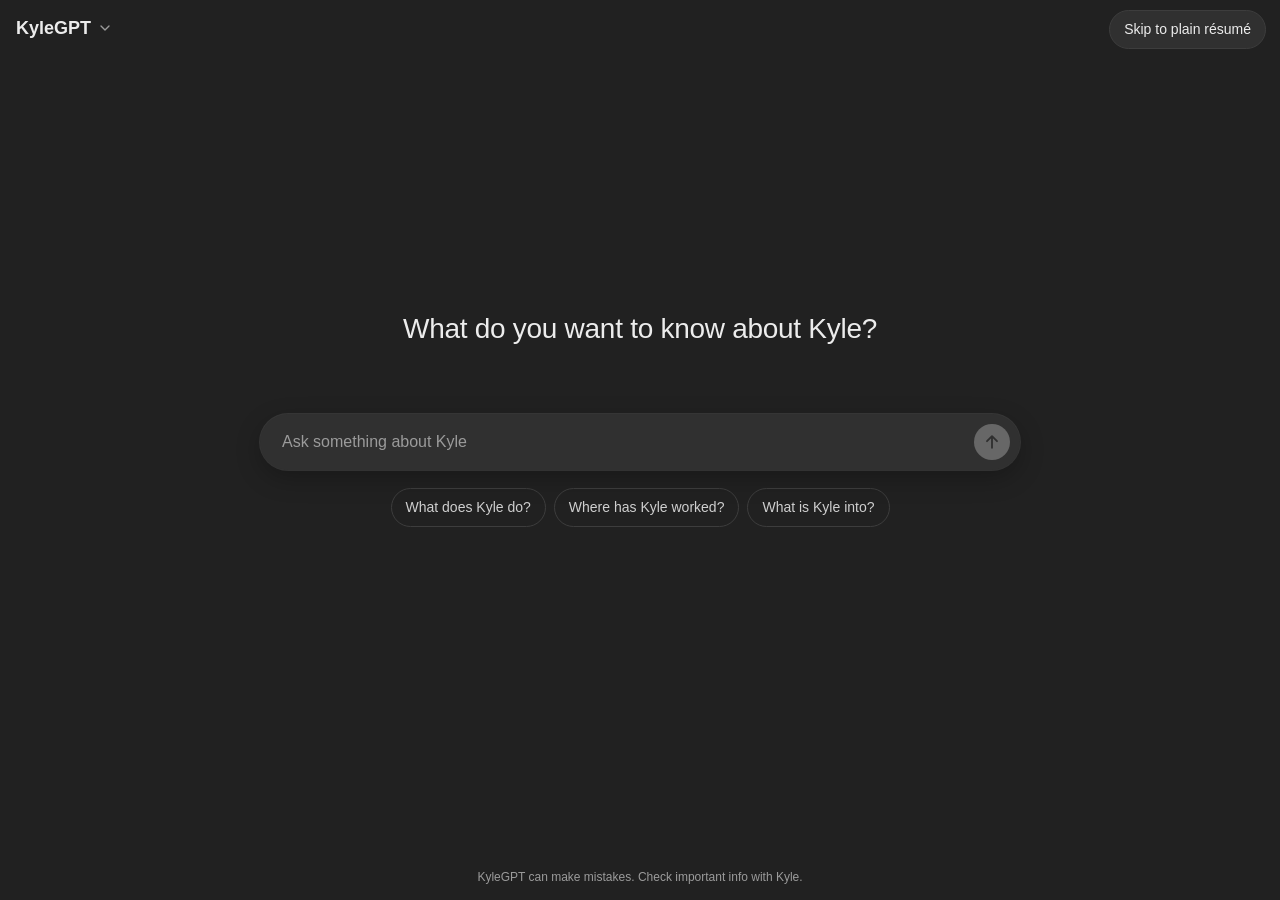
<file: index.html>
<!doctype html>
<html lang="en">
<head>
  <meta charset="utf-8">
  <meta name="viewport" content="width=device-width, initial-scale=1, viewport-fit=cover">
  <title>KyleGPT</title>
  <meta name="description" content="Kyle's personal site. Ask something about Kyle, or skip straight to the plain résumé.">
  <meta name="theme-color" content="#212121">
  <script>
    // Old links to the plain page (/?view=page) still work.
    if (new URLSearchParams(location.search).get('view') === 'page') location.replace('resume/' + location.hash);
  </script>
  <link rel="stylesheet" href="kylegpt/style.css">
</head>
<body>
  <a class="skip-pill" href="resume/">Skip to plain résumé</a>

  <div class="app" id="app">
    <main class="main">
      <header class="topbar">
        <span class="model">KyleGPT
          <svg viewBox="0 0 24 24" width="16" height="16" aria-hidden="true"><path fill="none" stroke="currentColor" stroke-width="2" stroke-linecap="round" stroke-linejoin="round" d="M6 9l6 6 6-6"/></svg>
        </span>
      </header>

      <div class="center">
        <h1 class="greet">What do you want to know about Kyle?</h1>

        <form class="composer-wrap" id="composer-wrap" autocomplete="off">
          <label class="sr-only" for="prompt">Ask something about Kyle</label>
          <div class="composer">
            <textarea id="prompt" rows="1" placeholder="Ask something about Kyle" spellcheck="false"></textarea>
            <button class="send" id="send" type="submit" aria-label="Send" disabled>
              <svg viewBox="0 0 24 24" width="20" height="20" aria-hidden="true"><path fill="none" stroke="currentColor" stroke-width="2.2" stroke-linecap="round" stroke-linejoin="round" d="M12 19V5M6 11l6-6 6 6"/></svg>
            </button>
          </div>
        </form>

        <div class="chips" id="chips">
          <button type="button" class="chip">What does Kyle do?</button>
          <button type="button" class="chip">Where has Kyle worked?</button>
          <button type="button" class="chip">What is Kyle into?</button>
        </div>
      </div>

      <p class="disclaimer">KyleGPT can make mistakes. Check important info with Kyle.</p>
    </main>
  </div>

  <canvas id="glass-hole" class="fx" aria-hidden="true"></canvas>
  <canvas id="glass-shards" class="fx" aria-hidden="true"></canvas>
  <canvas id="glass-crack" class="fx" aria-hidden="true"></canvas>

  <!-- Forms out of the rain once the screen is gone (kylegpt/menu.js). -->
  <nav class="rain-menu" id="rain-menu" aria-label="Sections" hidden>
    <p class="rain-head" aria-hidden="true">kyle/</p>
    <a href="resume/#about" data-section="about">about</a>
    <a href="resume/#work" data-section="work">work</a>
    <a href="resume/#interests" data-section="interests">interests</a>
    <a href="resume/">résumé</a>
    <!-- Small and dim in the bottom-right corner; it lights up when found. -->
    <a href="resume/#other" data-section="other" class="rain-egg">other?</a>
  </nav>

  <!-- A section, in a clear column the rain parts around (kylegpt/section.js). -->
  <article class="rain-page" id="rain-page" aria-labelledby="rain-title" hidden>
    <header class="rain-page-head">
      <h1 class="rain-title" id="rain-title" tabindex="-1"><span class="rain-crumb">kyle/</span><span class="rain-name"></span></h1>
      <button type="button" class="rain-back">Back</button>
    </header>
    <div class="rain-page-body"></div>
    <p class="rain-page-foot"><a class="rain-plain" href="resume/">Open this as a plain page</a></p>
  </article>

  <button type="button" class="reset-btn" id="reset" hidden>Put the glass back</button>

  <noscript><p class="noscript">KyleGPT needs JavaScript. <a href="resume/">Read the plain résumé</a> instead.</p></noscript>

  <script src="kylegpt/matrix.js"></script>
  <script src="kylegpt/glass.js"></script>
  <script src="kylegpt/codeword.js"></script>
  <script src="kylegpt/runs.js"></script>
  <script src="kylegpt/section.js"></script>
  <script src="kylegpt/menu.js"></script>
  <script src="kylegpt/main.js"></script>
</body>
</html>
</file>
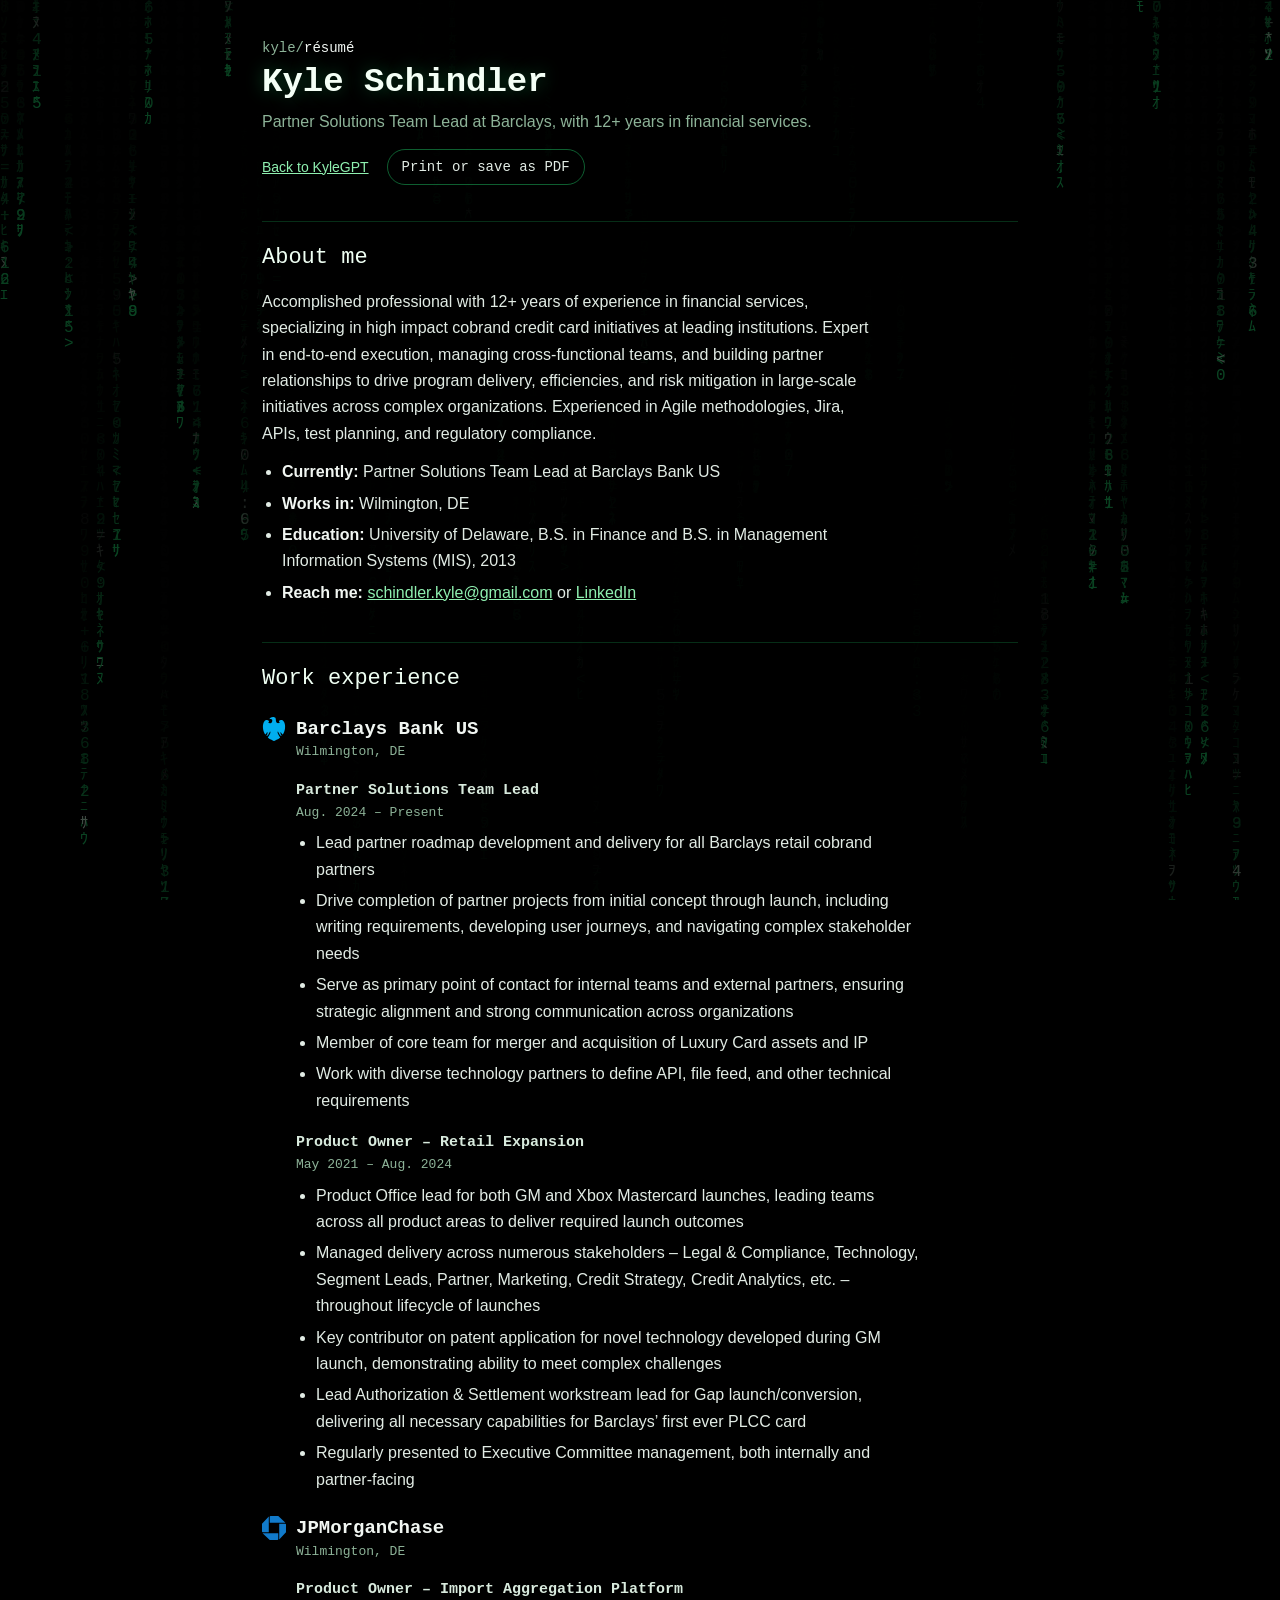
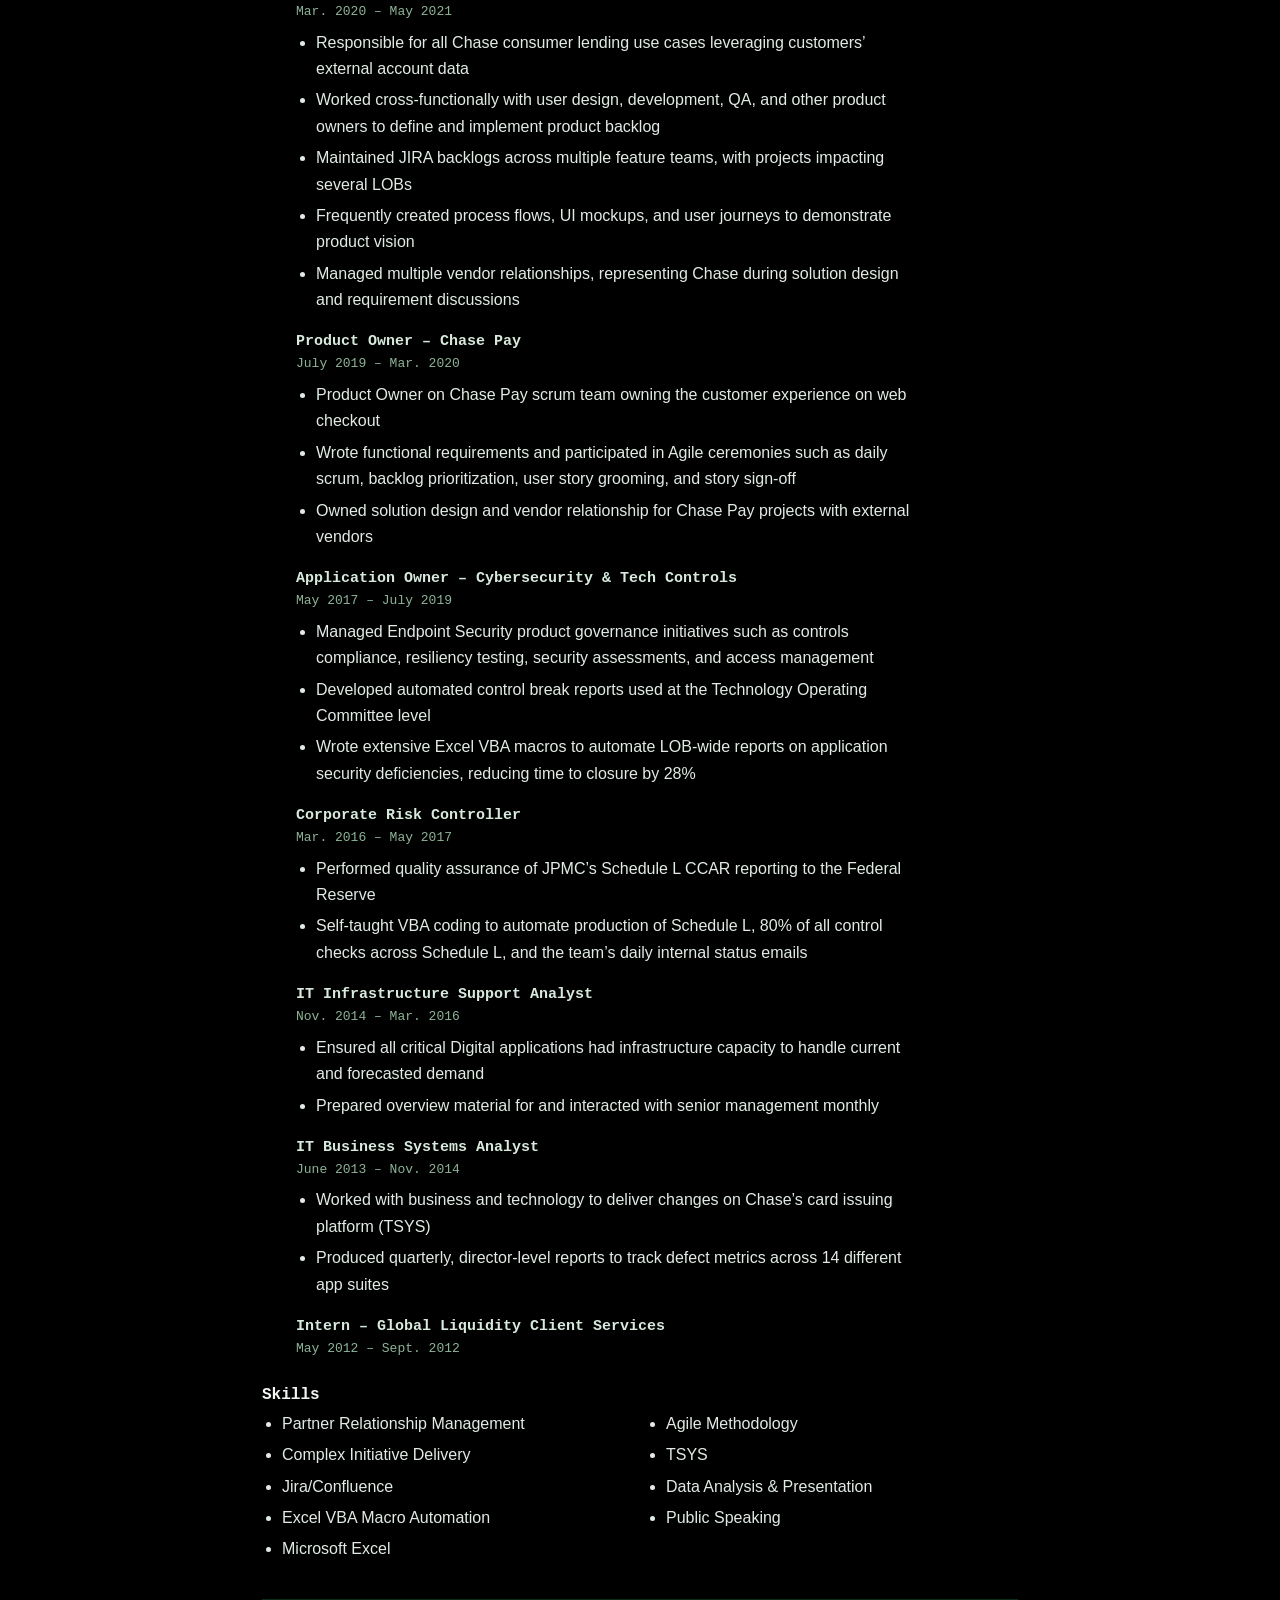
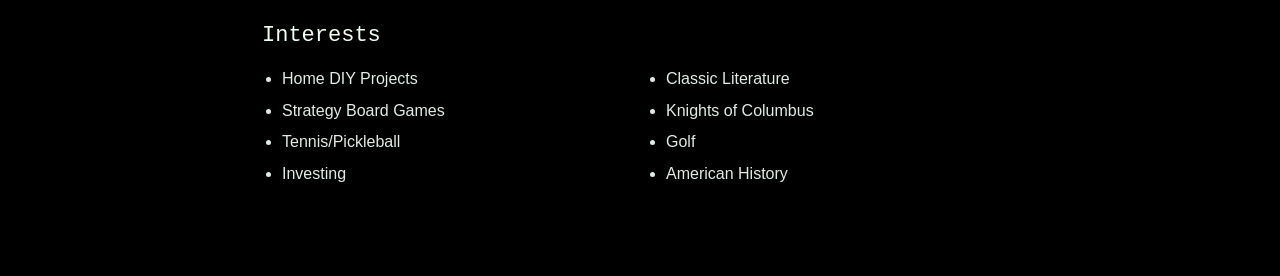
<file: resume/index.html>
<!doctype html>
<html lang="en">
<head>
  <meta charset="utf-8">
  <meta name="viewport" content="width=device-width, initial-scale=1, viewport-fit=cover">
  <title>Kyle Schindler | Résumé</title>
  <meta name="description" content="Kyle Schindler: Partner Solutions Team Lead at Barclays, with 12+ years in financial services.">
  <meta name="theme-color" content="#000000">
  <link rel="stylesheet" href="style.css">
</head>
<body>
  <!--
    The site's content lives here. KyleGPT's sections (../kylegpt/menu.js)
    read each <section data-section="..."> from this page, so edit the text
    here and both views update. "other" is hidden on this page: it's the
    reward for the game behind KyleGPT's "other?".
  -->
  <canvas class="rain" aria-hidden="true"></canvas>
  <main id="content">
    <header class="page-header">
      <p class="crumb"><a href="../">kyle/</a>résumé</p>
      <h1>Kyle Schindler</h1>
      <p class="tagline">Partner Solutions Team Lead at Barclays, with 12+ years in financial services.</p>
      <p class="actions"><a href="../">Back to KyleGPT</a> <button type="button" class="print" hidden>Print or save as PDF</button></p>
    </header>

    <section data-section="about" id="about">
      <h2>About me</h2>
      <p>Accomplished professional with 12+ years of experience in financial services, specializing in high impact cobrand credit card initiatives at leading institutions. Expert in end-to-end execution, managing cross-functional teams, and building partner relationships to drive program delivery, efficiencies, and risk mitigation in large-scale initiatives across complex organizations. Experienced in Agile methodologies, Jira, APIs, test planning, and regulatory compliance.</p>
      <ul>
        <li><strong>Currently:</strong> Partner Solutions Team Lead at Barclays Bank US</li>
        <li><strong>Works in:</strong> Wilmington, DE</li>
        <li><strong>Education:</strong> University of Delaware, B.S. in Finance and B.S. in Management Information Systems (MIS), 2013</li>
        <li><strong>Reach me:</strong> <a href="mailto:schindler.kyle@gmail.com">schindler.kyle@gmail.com</a> or <a href="https://www.linkedin.com/in/kschindler">LinkedIn</a></li>
      </ul>
    </section>

    <section data-section="work" id="work">
      <h2>Work experience</h2>

      <div class="employer">
        <h3 class="org"><img class="logo" src="../media/logos/barclays.svg" width="24" height="24" alt="">Barclays Bank US</h3>
        <p class="place">Wilmington, DE</p>
        <article class="job">
          <h4>Partner Solutions Team Lead</h4>
          <p class="dates">Aug. 2024 – Present</p>
          <ul>
            <li>Lead partner roadmap development and delivery for all Barclays retail cobrand partners</li>
            <li>Drive completion of partner projects from initial concept through launch, including writing requirements, developing user journeys, and navigating complex stakeholder needs</li>
            <li>Serve as primary point of contact for internal teams and external partners, ensuring strategic alignment and strong communication across organizations</li>
            <li>Member of core team for merger and acquisition of Luxury Card assets and IP</li>
            <li>Work with diverse technology partners to define API, file feed, and other technical requirements</li>
          </ul>
        </article>
        <article class="job">
          <h4>Product Owner – Retail Expansion</h4>
          <p class="dates">May 2021 – Aug. 2024</p>
          <ul>
            <li>Product Office lead for both GM and Xbox Mastercard launches, leading teams across all product areas to deliver required launch outcomes</li>
            <li>Managed delivery across numerous stakeholders – Legal &amp; Compliance, Technology, Segment Leads, Partner, Marketing, Credit Strategy, Credit Analytics, etc. – throughout lifecycle of launches</li>
            <li>Key contributor on patent application for novel technology developed during GM launch, demonstrating ability to meet complex challenges</li>
            <li>Lead Authorization &amp; Settlement workstream lead for Gap launch/conversion, delivering all necessary capabilities for Barclays’ first ever PLCC card</li>
            <li>Regularly presented to Executive Committee management, both internally and partner-facing</li>
          </ul>
        </article>
      </div>

      <div class="employer">
        <h3 class="org"><img class="logo" src="../media/logos/chase.svg" width="24" height="24" alt="">JPMorganChase</h3>
        <p class="place">Wilmington, DE</p>
        <article class="job">
          <h4>Product Owner – Import Aggregation Platform</h4>
          <p class="dates">Mar. 2020 – May 2021</p>
          <ul>
            <li>Responsible for all Chase consumer lending use cases leveraging customers’ external account data</li>
            <li>Worked cross-functionally with user design, development, QA, and other product owners to define and implement product backlog</li>
            <li>Maintained JIRA backlogs across multiple feature teams, with projects impacting several LOBs</li>
            <li>Frequently created process flows, UI mockups, and user journeys to demonstrate product vision</li>
            <li>Managed multiple vendor relationships, representing Chase during solution design and requirement discussions</li>
          </ul>
        </article>
        <article class="job">
          <h4>Product Owner – Chase Pay</h4>
          <p class="dates">July 2019 – Mar. 2020</p>
          <ul>
            <li>Product Owner on Chase Pay scrum team owning the customer experience on web checkout</li>
            <li>Wrote functional requirements and participated in Agile ceremonies such as daily scrum, backlog prioritization, user story grooming, and story sign-off</li>
            <li>Owned solution design and vendor relationship for Chase Pay projects with external vendors</li>
          </ul>
        </article>
        <article class="job">
          <h4>Application Owner – Cybersecurity &amp; Tech Controls</h4>
          <p class="dates">May 2017 – July 2019</p>
          <ul>
            <li>Managed Endpoint Security product governance initiatives such as controls compliance, resiliency testing, security assessments, and access management</li>
            <li>Developed automated control break reports used at the Technology Operating Committee level</li>
            <li>Wrote extensive Excel VBA macros to automate LOB-wide reports on application security deficiencies, reducing time to closure by 28%</li>
          </ul>
        </article>
        <article class="job">
          <h4>Corporate Risk Controller</h4>
          <p class="dates">Mar. 2016 – May 2017</p>
          <ul>
            <li>Performed quality assurance of JPMC’s Schedule L CCAR reporting to the Federal Reserve</li>
            <li>Self-taught VBA coding to automate production of Schedule L, 80% of all control checks across Schedule L, and the team’s daily internal status emails</li>
          </ul>
        </article>
        <article class="job">
          <h4>IT Infrastructure Support Analyst</h4>
          <p class="dates">Nov. 2014 – Mar. 2016</p>
          <ul>
            <li>Ensured all critical Digital applications had infrastructure capacity to handle current and forecasted demand</li>
            <li>Prepared overview material for and interacted with senior management monthly</li>
          </ul>
        </article>
        <article class="job">
          <h4>IT Business Systems Analyst</h4>
          <p class="dates">June 2013 – Nov. 2014</p>
          <ul>
            <li>Worked with business and technology to deliver changes on Chase’s card issuing platform (TSYS)</li>
            <li>Produced quarterly, director-level reports to track defect metrics across 14 different app suites</li>
          </ul>
        </article>
        <article class="job">
          <h4>Intern – Global Liquidity Client Services</h4>
          <p class="dates">May 2012 – Sept. 2012</p>
        </article>
      </div>

      <h3>Skills</h3>
      <ul class="skills">
        <li>Partner Relationship Management</li>
        <li>Complex Initiative Delivery</li>
        <li>Jira/Confluence</li>
        <li>Excel VBA Macro Automation</li>
        <li>Microsoft Excel</li>
        <li>Agile Methodology</li>
        <li>TSYS</li>
        <li>Data Analysis &amp; Presentation</li>
        <li>Public Speaking</li>
      </ul>
    </section>

    <section data-section="interests" id="interests">
      <h2>Interests</h2>
      <ul class="interests">
        <li>Home DIY Projects</li>
        <li>Strategy Board Games</li>
        <li>Tennis/Pickleball</li>
        <li>Investing</li>
        <li>Classic Literature</li>
        <li>Knights of Columbus</li>
        <li>Golf</li>
        <li>American History</li>
      </ul>
    </section>

    <section data-section="other" id="other" hidden>
      <h2>Other</h2>
      <p>[Projects, writing, talks, side quests, or anything that doesn't fit elsewhere.]</p>
    </section>
  </main>
  <script src="rain.js"></script>
</body>
</html>
</file>
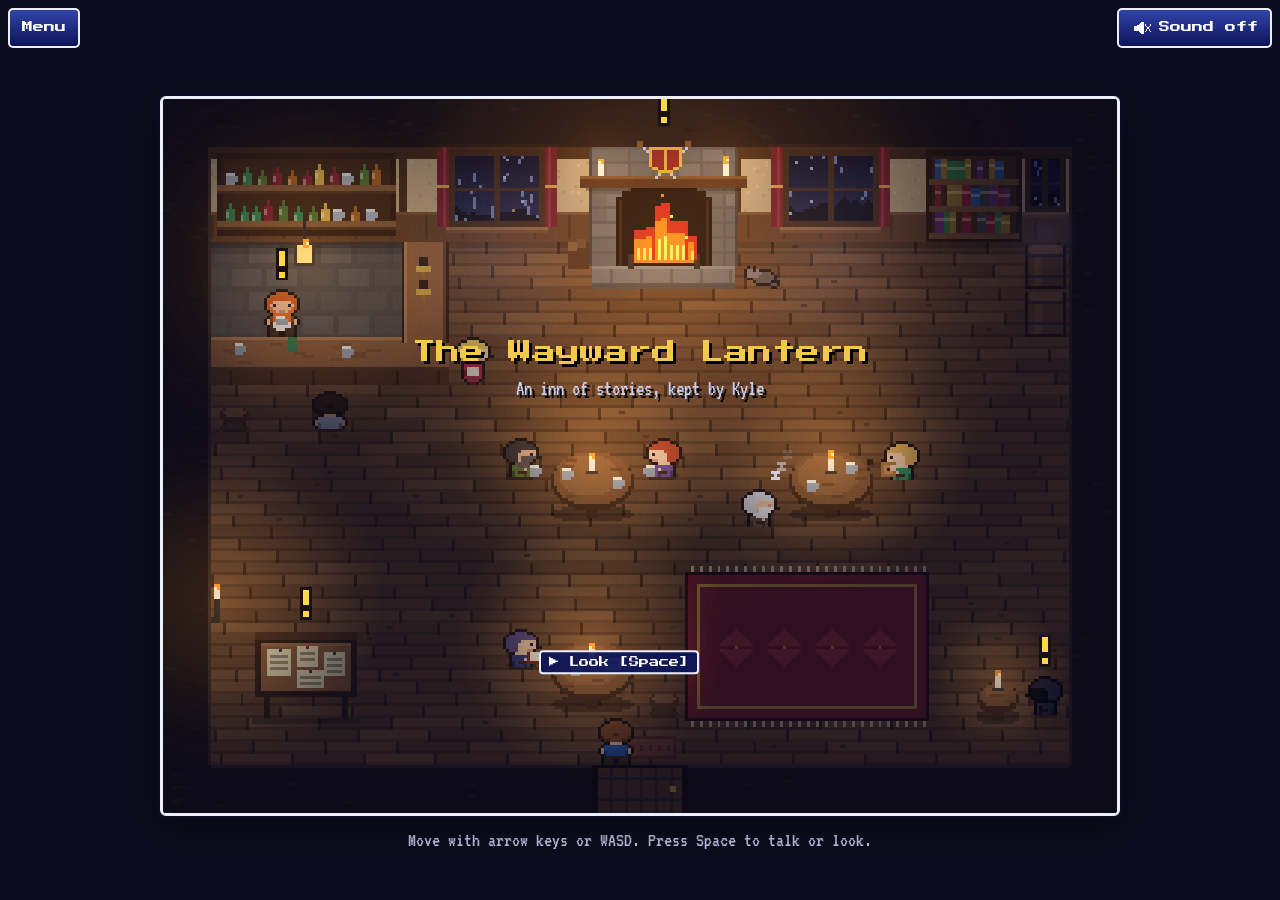
<file: tavern/index.html>
<!doctype html>
<html lang="en">
<head>
  <meta charset="utf-8">
  <meta name="viewport" content="width=device-width, initial-scale=1, viewport-fit=cover">
  <title>Kyle | The Wayward Lantern</title>
  <meta name="description" content="Kyle's personal site, set in a pixel-art fantasy tavern. Walk around the inn to learn about Kyle, his work, and his interests.">
  <meta name="theme-color" content="#0b0d1f">
  <link rel="preconnect" href="https://fonts.googleapis.com">
  <link rel="preconnect" href="https://fonts.gstatic.com" crossorigin>
  <link href="https://fonts.googleapis.com/css2?family=Press+Start+2P&family=VT323&display=swap" rel="stylesheet">
  <link rel="stylesheet" href="css/style.css">
  <script>document.documentElement.classList.add('js');</script>
</head>
<body>
  <a class="skip-link" href="?view=page">Skip the game and read everything as a page</a>

  <div id="game">
    <div id="hud">
      <button id="menu-btn" class="ff-btn" type="button" aria-haspopup="dialog">Menu</button>
      <button id="sound-btn" class="ff-btn" type="button" aria-pressed="false" aria-label="Turn sound on">
        <svg viewBox="0 0 16 16" width="20" height="20" aria-hidden="true" shape-rendering="crispEdges">
          <path fill="currentColor" d="M2 6h3l4-3h1v10H9L5 10H2z"/>
          <g class="sound-waves" fill="currentColor"><rect x="11" y="6" width="1" height="4"/><rect x="13" y="4" width="1" height="8"/></g>
          <g class="sound-x" fill="currentColor"><rect x="11" y="5" width="1" height="1"/><rect x="12" y="6" width="1" height="1"/><rect x="13" y="7" width="1" height="2"/><rect x="12" y="9" width="1" height="1"/><rect x="11" y="10" width="1" height="1"/><rect x="14" y="6" width="1" height="1"/><rect x="15" y="5" width="1" height="1"/><rect x="14" y="9" width="1" height="1"/><rect x="15" y="10" width="1" height="1"/></g>
        </svg>
        <span class="sound-label">Sound off</span>
      </button>
    </div>

    <div id="stage">
      <canvas id="screen" width="320" height="240" role="img" aria-label="A pixel-art tavern at night, with rain on the windows. Use the Menu button to browse every section without playing."></canvas>
      <div id="overlay-layer" aria-hidden="true"></div>
      <div id="prompt" aria-hidden="true"></div>
      <div id="title-card" aria-hidden="true">
        <div class="title-name">The Wayward Lantern</div>
        <div class="title-sub">An inn of stories, kept by Kyle</div>
      </div>
      <div id="dialog" class="ff-window" hidden>
        <div id="dialog-name"></div>
        <p id="dialog-text"></p>
        <span id="dialog-next" aria-hidden="true">&#9660;</span>
      </div>
    </div>

    <p id="sr-live" class="sr-only" aria-live="polite"></p>
    <p id="hint"><span class="hint-keys">Move with arrow keys or WASD. Press Space to talk or look.</span><span class="hint-touch">Tap a spot to walk there. Tap a person or object to talk or look.</span></p>
  </div>

  <div id="menu" class="ff-window modal" role="dialog" aria-modal="true" aria-labelledby="menu-title" hidden>
    <h2 id="menu-title">Menu</h2>
    <ul class="menu-list">
      <li><button type="button" data-section="about">About me</button></li>
      <li><button type="button" data-section="work">Work experience</button></li>
      <li><button type="button" data-section="interests">Interests</button></li>
      <li><button type="button" data-section="other">Other</button></li>
    </ul>
    <p class="menu-foot"><a href="?view=page">Read everything as one page</a></p>
    <button type="button" class="close-btn" data-close>Back to the inn</button>
  </div>

  <div id="panel" class="ff-window modal" role="dialog" aria-modal="true" aria-labelledby="panel-title" hidden>
    <h2 id="panel-title" tabindex="-1"></h2>
    <div id="panel-body"></div>
    <button type="button" class="close-btn" data-close>Back to the inn</button>
  </div>

  <!--
    All site content lives here. The game reads each <section> by its
    data-section name, and this same markup is the plain-page and no-JavaScript
    version of the site. Edit text here; nothing else needs to change.
  -->
  <main id="content">
    <header class="page-header">
      <h1>Kyle Schindler</h1>
      <p class="tagline">Partner Solutions Team Lead at Barclays, with 12+ years in financial services.</p>
      <p class="back-to-inn"><a href="../">Back to KyleGPT</a> or <a href="./">enter the inn (the playable version)</a></p>
    </header>

    <section data-section="about" id="about">
      <h2>About me</h2>
      <p>Accomplished professional with 12+ years of experience in financial services, specializing in high impact cobrand credit card initiatives at leading institutions. Expert in end-to-end execution, managing cross-functional teams, and building partner relationships to drive program delivery, efficiencies, and risk mitigation in large-scale initiatives across complex organizations. Experienced in Agile methodologies, Jira, APIs, test planning, and regulatory compliance.</p>
      <ul>
        <li><strong>Currently:</strong> Partner Solutions Team Lead at Barclays Bank US</li>
        <li><strong>Works in:</strong> Wilmington, DE</li>
        <li><strong>Education:</strong> University of Delaware, B.S. in Finance and B.S. in Management Information Systems (MIS), 2013</li>
        <li><strong>Reach me:</strong> <a href="mailto:schindler.kyle@gmail.com">schindler.kyle@gmail.com</a> or <a href="https://www.linkedin.com/in/kschindler">LinkedIn</a></li>
      </ul>
    </section>

    <section data-section="work" id="work">
      <h2>Work experience</h2>

      <div class="employer">
        <h3 class="org"><img class="logo" src="../media/logos/barclays.svg" width="24" height="24" alt="">Barclays Bank US</h3>
        <p class="place">Wilmington, DE</p>
        <article class="job">
          <h4>Partner Solutions Team Lead</h4>
          <p class="dates">Aug. 2024 – Present</p>
          <ul>
            <li>Lead partner roadmap development and delivery for all Barclays retail cobrand partners</li>
            <li>Drive completion of partner projects from initial concept through launch, including writing requirements, developing user journeys, and navigating complex stakeholder needs</li>
            <li>Serve as primary point of contact for internal teams and external partners, ensuring strategic alignment and strong communication across organizations</li>
            <li>Member of core team for merger and acquisition of Luxury Card assets and IP</li>
            <li>Work with diverse technology partners to define API, file feed, and other technical requirements</li>
          </ul>
        </article>
        <article class="job">
          <h4>Product Owner – Retail Expansion</h4>
          <p class="dates">May 2021 – Aug. 2024</p>
          <ul>
            <li>Product Office lead for both GM and Xbox Mastercard launches, leading teams across all product areas to deliver required launch outcomes</li>
            <li>Managed delivery across numerous stakeholders – Legal &amp; Compliance, Technology, Segment Leads, Partner, Marketing, Credit Strategy, Credit Analytics, etc. – throughout lifecycle of launches</li>
            <li>Key contributor on patent application for novel technology developed during GM launch, demonstrating ability to meet complex challenges</li>
            <li>Lead Authorization &amp; Settlement workstream lead for Gap launch/conversion, delivering all necessary capabilities for Barclays’ first ever PLCC card</li>
            <li>Regularly presented to Executive Committee management, both internally and partner-facing</li>
          </ul>
        </article>
      </div>

      <div class="employer">
        <h3 class="org"><img class="logo" src="../media/logos/chase.svg" width="24" height="24" alt="">JPMorganChase</h3>
        <p class="place">Wilmington, DE</p>
        <article class="job">
          <h4>Product Owner – Import Aggregation Platform</h4>
          <p class="dates">Mar. 2020 – May 2021</p>
          <ul>
            <li>Responsible for all Chase consumer lending use cases leveraging customers’ external account data</li>
            <li>Worked cross-functionally with user design, development, QA, and other product owners to define and implement product backlog</li>
            <li>Maintained JIRA backlogs across multiple feature teams, with projects impacting several LOBs</li>
            <li>Frequently created process flows, UI mockups, and user journeys to demonstrate product vision</li>
            <li>Managed multiple vendor relationships, representing Chase during solution design and requirement discussions</li>
          </ul>
        </article>
        <article class="job">
          <h4>Product Owner – Chase Pay</h4>
          <p class="dates">July 2019 – Mar. 2020</p>
          <ul>
            <li>Product Owner on Chase Pay scrum team owning the customer experience on web checkout</li>
            <li>Wrote functional requirements and participated in Agile ceremonies such as daily scrum, backlog prioritization, user story grooming, and story sign-off</li>
            <li>Owned solution design and vendor relationship for Chase Pay projects with external vendors</li>
          </ul>
        </article>
        <article class="job">
          <h4>Application Owner – Cybersecurity &amp; Tech Controls</h4>
          <p class="dates">May 2017 – July 2019</p>
          <ul>
            <li>Managed Endpoint Security product governance initiatives such as controls compliance, resiliency testing, security assessments, and access management</li>
            <li>Developed automated control break reports used at the Technology Operating Committee level</li>
            <li>Wrote extensive Excel VBA macros to automate LOB-wide reports on application security deficiencies, reducing time to closure by 28%</li>
          </ul>
        </article>
        <article class="job">
          <h4>Corporate Risk Controller</h4>
          <p class="dates">Mar. 2016 – May 2017</p>
          <ul>
            <li>Performed quality assurance of JPMC’s Schedule L CCAR reporting to the Federal Reserve</li>
            <li>Self-taught VBA coding to automate production of Schedule L, 80% of all control checks across Schedule L, and the team’s daily internal status emails</li>
          </ul>
        </article>
        <article class="job">
          <h4>IT Infrastructure Support Analyst</h4>
          <p class="dates">Nov. 2014 – Mar. 2016</p>
          <ul>
            <li>Ensured all critical Digital applications had infrastructure capacity to handle current and forecasted demand</li>
            <li>Prepared overview material for and interacted with senior management monthly</li>
          </ul>
        </article>
        <article class="job">
          <h4>IT Business Systems Analyst</h4>
          <p class="dates">June 2013 – Nov. 2014</p>
          <ul>
            <li>Worked with business and technology to deliver changes on Chase’s card issuing platform (TSYS)</li>
            <li>Produced quarterly, director-level reports to track defect metrics across 14 different app suites</li>
          </ul>
        </article>
        <article class="job">
          <h4>Intern – Global Liquidity Client Services</h4>
          <p class="dates">May 2012 – Sept. 2012</p>
        </article>
      </div>

      <h3>Skills</h3>
      <ul class="skills">
        <li>Partner Relationship Management</li>
        <li>Complex Initiative Delivery</li>
        <li>Jira/Confluence</li>
        <li>Excel VBA Macro Automation</li>
        <li>Microsoft Excel</li>
        <li>Agile Methodology</li>
        <li>TSYS</li>
        <li>Data Analysis &amp; Presentation</li>
        <li>Public Speaking</li>
      </ul>
    </section>

    <section data-section="interests" id="interests">
      <h2>Interests</h2>
      <ul class="interests">
        <li>Home DIY Projects</li>
        <li>Strategy Board Games</li>
        <li>Tennis/Pickleball</li>
        <li>Investing</li>
        <li>Classic Literature</li>
        <li>Knights of Columbus</li>
        <li>Golf</li>
        <li>American History</li>
      </ul>
    </section>

    <section data-section="other" id="other">
      <h2>Other</h2>
      <p>[Projects, writing, talks, side quests, or anything that doesn't fit elsewhere.]</p>
    </section>
  </main>

  <script src="js/sprites.js"></script>
  <script src="js/audio.js"></script>
  <script src="js/world.js"></script>
  <script src="js/npcs.js"></script>
  <script src="js/main.js"></script>
</body>
</html>
</file>
<file: kylegpt/style.css>
:root {
  --bg: #212121;
  --surface: #303030;
  --surface-hi: #3a3a3a;
  --text: #ececec;
  --muted: #9b9b9b;
  --line: #3d3d3d;
  color-scheme: dark;
}

* { box-sizing: border-box; }

html, body { height: 100%; }

body {
  margin: 0;
  background: var(--bg);
  color: var(--text);
  font: 16px/1.5 ui-sans-serif, -apple-system, BlinkMacSystemFont, "Segoe UI", Roboto, "Helvetica Neue", Arial, sans-serif;
  overflow: hidden;
  -webkit-font-smoothing: antialiased;
}

a { color: inherit; }

.sr-only {
  position: absolute; width: 1px; height: 1px; padding: 0; margin: -1px;
  overflow: hidden; clip: rect(0 0 0 0); white-space: nowrap; border: 0;
}

/* Layers, bottom to top: app UI, Matrix seen through the hole, composer, crack lines, skip link. */
/* No will-change here: it would make .app a stacking context, and the input
   bar (inside it) could no longer sit above the hole as it falls. */
.app { position: relative; display: flex; height: 100vh; height: 100dvh; }
.fx { position: fixed; inset: 0; width: 100%; height: 100%; pointer-events: none; }
#glass-hole, #glass-shards { z-index: 2; }
#glass-crack { z-index: 4; }

/* Main column */
.main { flex: 1; min-width: 0; display: flex; flex-direction: column; }

.topbar { height: 56px; display: flex; align-items: center; padding: 0 16px; }
.model { display: inline-flex; align-items: center; gap: 6px; font-size: 18px; font-weight: 600; color: var(--text); }
.model svg { color: var(--muted); }

.center {
  flex: 1;
  display: flex; flex-direction: column; align-items: center; justify-content: center;
  padding: 0 16px 9vh;
}

.greet { margin: 0 0 64px; font-size: 28px; font-weight: 500; text-align: center; letter-spacing: -0.01em; }

.composer-wrap { position: relative; z-index: 3; width: 100%; max-width: 760px; margin: 0; }
.composer {
  display: flex; align-items: flex-end; gap: 8px;
  padding: 10px 10px 10px 22px;
  background: var(--surface);
  border-radius: 28px;
  box-shadow: 0 0 0 1px rgba(255, 255, 255, 0.04), 0 8px 24px rgba(0, 0, 0, 0.25);
}
.composer:focus-within { box-shadow: 0 0 0 1px rgba(255, 255, 255, 0.1), 0 8px 24px rgba(0, 0, 0, 0.25); }

#prompt {
  flex: 1;
  min-height: 36px; max-height: 200px;
  padding: 6px 0;
  border: 0; outline: 0; resize: none;
  background: transparent; color: var(--text);
  font: inherit; font-size: 16px; line-height: 24px;
}
#prompt::placeholder { color: var(--muted); }

.send {
  flex: 0 0 36px; width: 36px; height: 36px;
  display: grid; place-items: center;
  border: 0; border-radius: 50%;
  background: var(--text); color: var(--bg);
  cursor: pointer;
}
.send:disabled { background: #676767; color: #2f2f2f; cursor: default; }
.send:focus-visible { outline: 2px solid #8ab4f8; outline-offset: 2px; }

.chips { display: flex; flex-wrap: wrap; justify-content: center; gap: 8px; margin-top: 18px; max-width: 760px; }
.chip {
  padding: 8px 14px;
  border: 1px solid var(--line); border-radius: 999px;
  background: none; color: #cfcfcf;
  font: inherit; font-size: 14px;
  cursor: pointer;
}
.chip:hover { background: #2a2a2a; }
.chip:focus-visible { outline: 2px solid #8ab4f8; outline-offset: 2px; }

.disclaimer { margin: 0; padding: 8px 16px 14px; text-align: center; font-size: 12px; color: var(--muted); }

/* Always-visible way out for anyone who wants the plain content. */
.skip-pill, .reset-btn {
  position: fixed; z-index: 5;
  padding: 8px 14px;
  border: 1px solid var(--line); border-radius: 999px;
  background: var(--surface); color: var(--text);
  font: inherit; font-size: 14px; text-decoration: none;
}
.skip-pill { top: 10px; right: 14px; }
.skip-pill:hover, .reset-btn:hover { background: var(--surface-hi); }
.skip-pill:focus-visible, .reset-btn:focus-visible { outline: 2px solid #8ab4f8; outline-offset: 2px; }
/* Bottom-left, leaving the bottom-right corner to the menu's hidden extra. */
.reset-btn { bottom: 16px; left: 14px; cursor: pointer; }

.noscript { position: fixed; z-index: 6; left: 16px; right: 16px; bottom: 16px; margin: 0; text-align: center; }

/* A small knock when the long crack appears, a harder one when the glass shatters. */
.app.jolt-small { animation: jolt-small 0.16s linear; }
@keyframes jolt-small {
  30% { transform: translate(1px, -1px); }
  65% { transform: translate(-1px, 1px); }
}
.app.jolt { animation: jolt 0.26s linear; }
@keyframes jolt {
  15% { transform: translate(-4px, 3px); }
  35% { transform: translate(3px, -2px); }
  60% { transform: translate(-2px, 1px); }
  80% { transform: translate(1px, -1px); }
}

/* Once half the glass is going, the input bar drops too. main.js moves it. */
.composer-wrap.falling { pointer-events: none; will-change: transform; }
body.shattered .composer-wrap.falling { visibility: visible; }
.composer-wrap.gone, body.shattered .composer-wrap.gone { visibility: hidden; }
body.shattered .app { visibility: hidden; }

@media (max-width: 600px) {
  .greet { font-size: 23px; margin-bottom: 40px; }
  .skip-pill { top: 9px; right: 12px; padding: 7px 12px; font-size: 13px; }
}

@media (prefers-reduced-motion: reduce) {
  .app.jolt, .app.jolt-small { animation: none; }
  .composer-wrap { transition: opacity 0.4s linear; }
  .composer-wrap.falling { opacity: 0; }
}

/* ---------------------------------------------------------------------------
   The menu that forms out of the rain (kylegpt/menu.js). Letters sit on the
   rain's own grid, so they use its monospace face at its glyph size.
   --------------------------------------------------------------------------- */
:root {
  --rain: #1fd16a;
  --rain-text: #c9f8d7;
  --rain-dim: #6fae84;
  --rain-flash: #f4fff6;
  --mono: ui-monospace, "SF Mono", Menlo, Consolas, monospace;
}

.rain-menu { position: fixed; inset: 0; z-index: 3; pointer-events: none; font-family: var(--mono); }
.rain-head, .rain-menu a { position: absolute; margin: 0; white-space: nowrap; }
.rain-head { color: var(--rain-dim); }
.rain-menu a { pointer-events: auto; color: var(--rain-text); text-decoration: none; transition: opacity 0.3s; }

/* Each label letter waits invisibly until the rain reaches it, flashes, then settles. */
.rain-l { position: absolute; top: 0; height: 100%; opacity: 0; }
.rain-l.on { opacity: 1; color: var(--rain-flash); text-shadow: 0 0 6px #b9ffd0, 0 0 14px rgba(31, 209, 106, 0.8); }
.rain-l.on.set { color: inherit; text-shadow: 0 0 8px rgba(31, 209, 106, 0.4); transition: color 0.7s ease-out, text-shadow 0.7s ease-out; }

/* No box: a word lights up when pointed at. The hit area is still generous. */
.rain-menu a::before { content: ""; position: absolute; inset: -16px -10px; border-radius: 4px; }
.rain-menu a:hover .rain-l.on.set, .rain-menu a:focus-visible .rain-l.on.set {
  color: var(--rain-flash);
  text-shadow: 0 0 6px #b9ffd0, 0 0 16px rgba(31, 209, 106, 0.85);
  transition: color 0.15s, text-shadow 0.15s;
}
.rain-menu a:focus-visible { outline: none; }
.rain-menu a:focus-visible::before { outline: 1px solid rgba(160, 255, 190, 0.7); }
.rain-menu.chosen a:not(.picked) { opacity: 0; transition: opacity 0.45s ease-in; }
.rain-menu.chosen a.picked::before { outline: none; }
.rain-menu.away { visibility: hidden; }
/* Letters scale from their top-left corner when they fly up into a heading. */
.rain-l { transform-origin: 0 0; }
.rain-l.flown { opacity: 0; }

/* The menu words: large lettering made of code (kylegpt/codeword.js). The
   link keeps its text for screen readers and search, hidden under the drawing. */
.code-word { position: absolute; pointer-events: none; }
.code-word.flown { opacity: 0; }
.code-label {
  position: absolute; width: 1px; height: 1px; overflow: hidden;
  clip: rect(0 0 0 0); white-space: nowrap;
}

/* ---------------------------------------------------------------------------
   A section, in a clear column the rain parts around (kylegpt/section.js).
   Text keeps a comfortable measure; media can use the column's full width.
   Media is optional: a section can be all text.
   --------------------------------------------------------------------------- */
.rain-page {
  position: fixed; z-index: 4; top: 0; bottom: 0; left: 50%;
  width: min(820px, calc(100vw - 32px));
  transform: translateX(-50%);
  overflow-y: auto; overscroll-behavior: contain;
  padding: 0 32px 56px;
  color: #e1ebe4;
  line-height: 1.65;
  scrollbar-color: rgba(31, 209, 106, 0.35) transparent;
}
.rain-page:focus { outline: none; }
.rain-page-head {
  position: sticky; top: 0; z-index: 1;
  display: flex; align-items: center; justify-content: space-between; gap: 16px;
  padding: 28px 0 18px;
  background: linear-gradient(#000 78%, rgba(0, 0, 0, 0));
}
.rain-title { margin: 0; font: 500 28px/1 var(--mono); color: var(--rain-flash); white-space: nowrap; }
.rain-title:focus { outline: none; }
.rain-title .tl { display: inline-block; line-height: 1; }
.rain-crumb { color: var(--rain-dim); }
.rain-page.entering .tl { opacity: 0; }
.rain-page.entering .rain-page-body, .rain-page.entering .rain-page-foot { visibility: hidden; }
.rain-back {
  flex: none;
  min-height: 40px; padding: 8px 16px;
  border: 1px solid rgba(31, 209, 106, 0.4); border-radius: 999px;
  background: #000; color: var(--rain-text);
  font: 14px var(--mono); cursor: pointer;
}
.rain-back:hover { background: rgba(31, 209, 106, 0.12); }
.rain-back:focus-visible { outline: 2px solid #9dffc0; outline-offset: 2px; }

.rain-page-body > * { max-width: 100%; }
.rain-page-body p, .rain-page-body ul, .rain-page-body ol { max-width: 68ch; margin: 0 0 14px; }
.rain-page-body ul, .rain-page-body ol { padding-left: 20px; }
.rain-page-body li { margin-bottom: 6px; }
.rain-page-body h2 { margin: 8px 0 16px; font: 500 22px/1.3 var(--mono); color: #effff3; }
.rain-page-body h3 { margin: 30px 0 4px; font: 600 16px/1.4 var(--mono); color: #f1f6f2; }
.rain-page-body h4 { margin: 22px 0 4px; font: 600 14px/1.4 var(--mono); color: #d8eadd; }
.rain-page-body .dates { margin: 0 0 10px; font: 13px/1.5 var(--mono); color: #8db398; }
/* Employers: logo and name, then each role under them. */
.rain-page-body .employer { margin: 26px 0 8px; }
.rain-page-body .org { display: flex; align-items: center; gap: 10px; margin: 0; font-size: 19px; }
.rain-page-body .org .logo { flex: none; width: 24px; height: 24px; }
.rain-page-body .place { margin: 2px 0 6px 34px; font: 13px/1.5 var(--mono); color: #8db398; }
.rain-page-body .employer .job { margin-left: 34px; }
.rain-page-body .skills, .rain-page-body .interests { columns: 2 220px; column-gap: 32px; max-width: none; }
.rain-page-body .skills li, .rain-page-body .interests li { break-inside: avoid; }
@media (max-width: 600px) {
  .rain-page-body .place, .rain-page-body .employer .job { margin-left: 0; }
}
.rain-page-body strong { color: #f1f6f2; font-weight: 600; }
.rain-page a { color: #8ff0b0; }
.rain-page a:focus-visible { outline: 2px solid #9dffc0; outline-offset: 2px; border-radius: 2px; }
.rain-page-foot { margin: 32px 0 0; padding-top: 14px; border-top: 1px solid rgba(31, 209, 106, 0.22); font-size: 14px; }

/* Media, wherever a section has any. */
.rain-page-body figure { margin: 26px 0; }
.rain-page-body figcaption { margin-top: 8px; font: 13px/1.5 var(--mono); color: var(--rain-dim); }
.rain-media { position: relative; margin: 20px 0; background: #050806; border-radius: 4px; overflow: hidden; }
figure > .rain-media { margin: 0; }
.rain-media > img, .rain-media > video, .rain-media > canvas:not([aria-hidden]), .rain-media > svg {
  display: block; width: 100%; height: auto;
}
.rain-media.embed { aspect-ratio: 16 / 9; }
.rain-media.embed > iframe { display: block; width: 100%; height: 100%; border: 0; }
.rain-media > canvas[aria-hidden] { position: absolute; inset: 0; width: 100%; height: 100%; pointer-events: none; }
.rain-wait { opacity: 0; }

/* Blocks fall gently into place, one after another. */
.rain-in { animation: rain-in 0.5s cubic-bezier(0.2, 0.7, 0.2, 1) both; }
@keyframes rain-in {
  from { opacity: 0; transform: translateY(-8px); }
  to { opacity: 1; transform: none; }
}
.rain-page.leaving .rain-page-body, .rain-page.leaving .rain-page-foot, .rain-page.leaving .rain-back {
  opacity: 0; transition: opacity 0.16s ease-in;
}
body.section-open .skip-pill, body.section-open .reset-btn { display: none; }

@media (max-width: 600px) {
  .rain-page { width: 100vw; padding: 0 18px 40px; }
  .rain-page-head { padding-top: 18px; }
  .rain-title { font-size: 22px; }
  .rain-page-body h2 { font-size: 20px; }
}

@media (prefers-reduced-motion: reduce) {
  .rain-l.on.set, .rain-menu a, .rain-menu.chosen a:not(.picked) { transition: none; }
  .rain-in { animation: none; }
}

/* ---------------------------------------------------------------------------
   The game behind "other?" (kylegpt/runs.js).
   --------------------------------------------------------------------------- */
.runs { position: fixed; inset: 0; z-index: 9; background: #000; color: var(--rain-text); font-family: var(--mono); overflow: hidden; touch-action: none; }
.runs-view { position: absolute; inset: 0; width: 100%; height: 100%; cursor: crosshair; }
.runs-view:focus { outline: none; }
/* Everything behind the game is hidden while it's open, so the browser
   isn't compositing full-screen layers nobody can see. */
body.runs-open .skip-pill, body.runs-open .reset-btn, body.runs-open .rain-menu,
body.runs-open .fx, body.runs-open .app, body.runs-open .rain-page { visibility: hidden; }

.runs-hud, .runs-stats {
  position: absolute; left: 18px; right: 18px;
  display: flex; justify-content: space-between; gap: 16px;
  font-size: 13px; color: var(--rain-dim); pointer-events: none;
  text-shadow: 0 0 6px #000;
}
.runs-hud { top: 14px; }
.runs-path { color: var(--rain); }
.runs-stats { bottom: 16px; font-size: 15px; color: var(--rain-text); }
.runs.paused .runs-stats, .runs.paused .runs-weapon, .runs.paused .runs-cross { opacity: 0; }

/* The weapon: a big blinking text cursor. */
.runs-weapon { position: absolute; left: 50%; bottom: -10px; transform: translateX(-50%); pointer-events: none; }
.runs-weapon span {
  display: block; font-size: 120px; line-height: 1; color: #d8ffe4;
  text-shadow: 0 0 18px rgba(80, 255, 150, 0.9), 0 0 40px rgba(40, 220, 110, 0.6);
  animation: runs-blink 1.06s steps(1) infinite;
  will-change: opacity, transform;   /* blinks and kicks without repainting its glow */
}
.runs-weapon.kick span { animation: runs-kick 0.22s ease-out, runs-blink 1.06s steps(1) infinite 0.22s; }
@keyframes runs-blink { 50% { opacity: 0.35; } }
@keyframes runs-kick { 0% { transform: translateY(18px) scaleY(1.15); } 100% { transform: none; } }
.runs-cross {
  position: absolute; left: 50%; top: 50%; width: 10px; height: 10px; margin: -5px 0 0 -5px;
  border: 1px solid rgba(180, 255, 205, 0.7); border-radius: 50%; pointer-events: none;
}
.runs.hit .runs-cross { border-color: #ff7aa0; transform: scale(1.6); }

/* The minimap, top right; M hides or shows it. */
.runs-map {
  position: absolute; top: 40px; right: 18px;
  border: 1px solid rgba(31, 209, 106, 0.45); border-radius: 4px;
  background: rgba(0, 0, 0, 0.6); box-shadow: 0 0 12px rgba(0, 0, 0, 0.6);
  pointer-events: none;
}
.runs.no-map .runs-map { display: none; }
.runs.paused .runs-map { opacity: 0.35; }

/* Terminal screens: the intro, pause, win and lose. */
.runs-screen {
  position: absolute; inset: 0;
  display: flex; flex-direction: column; align-items: center; justify-content: center; gap: 22px;
  padding: 24px; background: rgba(0, 0, 0, 0.78); text-align: left;
}
.runs-screen[hidden] { display: none; }
.runs-term { margin: 0; min-width: min(420px, 100%); font-size: 18px; line-height: 1.6; color: #d8ffe4; white-space: pre-wrap; }
.runs-caret { animation: runs-blink 1.06s steps(1) infinite; color: var(--rain); }
.runs-actions { display: flex; flex-wrap: wrap; gap: 10px; min-width: min(420px, 100%); }
.runs-actions[hidden] { display: none; }
.runs-actions button {
  min-height: 44px; padding: 10px 18px;
  border: 1px solid rgba(31, 209, 106, 0.6); border-radius: 999px;
  background: rgba(31, 209, 106, 0.14); color: #e9fff0;
  font: 15px var(--mono); cursor: pointer;
}
.runs-actions button.quiet { background: none; border-color: rgba(31, 209, 106, 0.3); color: var(--rain-text); }
.runs-actions button:hover { background: rgba(31, 209, 106, 0.24); }
.runs-actions button:focus-visible { outline: 2px solid #9dffc0; outline-offset: 2px; }

/* Touch controls. */
.runs-touch { display: none; }
.runs.touch .runs-touch { display: block; }
.runs-stick {
  position: absolute; width: 96px; height: 96px; margin: -48px 0 0 -48px;
  border: 1px solid rgba(160, 255, 200, 0.35); border-radius: 50%; opacity: 0; pointer-events: none;
}
.runs-stick.on { opacity: 1; }
.runs-fire {
  position: absolute; right: 20px; bottom: 56px; width: 76px; height: 76px;
  border: 1px solid rgba(31, 209, 106, 0.7); border-radius: 50%;
  background: rgba(31, 209, 106, 0.18); color: #e9fff0; font: 14px var(--mono);
}
.runs.paused .runs-touch { display: none; }

@media (prefers-reduced-motion: reduce) {
  .runs-weapon span, .runs-caret { animation: none; }
  .runs-weapon.kick span { animation: none; }
}
</file>
<file: resume/style.css>
/* The résumé, in KyleGPT's look: black, green, monospace headings, with a
   faint rain far behind the text. Prints in plain black on white. */
:root {
  --bg: #000;
  --text: #e1ebe4;
  --strong: #f1f6f2;
  --rain: #1fd16a;
  --dim: #8db398;
  --link: #8ff0b0;
  --line: rgba(31, 209, 106, 0.22);
  --mono: ui-monospace, "SF Mono", Menlo, Consolas, monospace;
  --sans: ui-sans-serif, -apple-system, BlinkMacSystemFont, "Segoe UI", Roboto, "Helvetica Neue", Arial, sans-serif;
  color-scheme: dark;
}

* { box-sizing: border-box; }
html { background: var(--bg); }
body { margin: 0; background: var(--bg); color: var(--text); font: 16px/1.65 var(--sans); -webkit-font-smoothing: antialiased; }

.rain { position: fixed; inset: 0; width: 100%; height: 100%; pointer-events: none; opacity: 0.32; }

#content {
  position: relative;
  max-width: 820px; margin: 0 auto;
  padding: 40px 32px 72px;
  /* A dark column so the text always reads cleanly over the rain. */
  background: linear-gradient(90deg, transparent, rgba(0, 0, 0, 0.92) 32px, rgba(0, 0, 0, 0.92) calc(100% - 32px), transparent);
}

a { color: var(--link); }
a:focus-visible, button:focus-visible { outline: 2px solid #9dffc0; outline-offset: 2px; border-radius: 2px; }

.page-header { margin-bottom: 12px; }
.crumb { margin: 0 0 6px; font: 14px var(--mono); color: var(--strong); }
.crumb a { color: var(--dim); text-decoration: none; }
.crumb a:hover { color: var(--rain); }
h1 { margin: 0 0 6px; font: 600 34px/1.2 var(--mono); color: #f4fff6; text-shadow: 0 0 18px rgba(31, 209, 106, 0.35); }
.tagline { margin: 0 0 14px; color: var(--dim); }
.actions { display: flex; flex-wrap: wrap; align-items: center; gap: 10px 18px; margin: 0; font-size: 14px; }
.print {
  min-height: 36px; padding: 6px 14px;
  border: 1px solid rgba(31, 209, 106, 0.45); border-radius: 999px;
  background: none; color: var(--text); font: 14px var(--mono); cursor: pointer;
}
.print:hover { background: rgba(31, 209, 106, 0.12); }

section { margin-top: 36px; padding-top: 22px; border-top: 1px solid var(--line); }
section[hidden] { display: none; }
h2 { margin: 0 0 16px; font: 500 22px/1.3 var(--mono); color: #effff3; }
h3 { margin: 26px 0 4px; font: 600 16px/1.4 var(--mono); color: var(--strong); }
h4 { margin: 18px 0 2px; font: 600 15px/1.4 var(--mono); color: #d8eadd; }
p, ul { margin: 0 0 12px; max-width: 70ch; }
ul { padding-left: 20px; }
li { margin-bottom: 5px; }
strong { color: var(--strong); font-weight: 600; }
.dates, .place { margin: 0 0 8px; font: 13px/1.5 var(--mono); color: var(--dim); }

/* Employers: logo and name, then each role under them. */
.employer { margin: 22px 0 8px; }
.org { display: flex; align-items: center; gap: 10px; margin: 0; font-size: 19px; }
.org .logo { flex: none; width: 24px; height: 24px; }
.place { margin-left: 34px; }
.employer .job { margin-left: 34px; }
.skills, .interests { columns: 2 220px; column-gap: 32px; max-width: none; }
.skills li, .interests li { break-inside: avoid; }

img, video { max-width: 100%; height: auto; }
figure { margin: 22px 0; }
figcaption { margin-top: 6px; font: 13px/1.5 var(--mono); color: var(--dim); }
iframe { display: block; width: 100%; height: auto; aspect-ratio: 16 / 9; border: 0; }

@media (max-width: 600px) {
  #content { padding: 24px 18px 56px; background: rgba(0, 0, 0, 0.9); }
  h1 { font-size: 27px; }
  .place, .employer .job { margin-left: 0; }
}

/* Paper: black on white, no rain, no buttons. */
@media print {
  :root { color-scheme: light; }
  html, body { background: #fff; color: #111; font-size: 11pt; line-height: 1.45; }
  .rain, .actions, .crumb { display: none; }
  #content { max-width: none; padding: 0; background: none; }
  h1, h2, h3, h4, strong { color: #000; text-shadow: none; }
  .tagline, .dates, .place { color: #444; }
  a { color: #000; }
  section { margin-top: 18px; padding-top: 10px; border-top-color: #bbb; }
  .job, li { break-inside: avoid; }
}
</file>
<file: tavern/css/style.css>
:root {
  --bg: #0b0d1f;
  --ff-top: #3043a8;
  --ff-bottom: #0d155a;
  --ff-border: #eceef8;
  --ff-edge: #0a0a22;
  --text: #ffffff;
  --muted: #c9cdf0;
  --gold: #f2c94c;
  --s: 3;
}

* { box-sizing: border-box; }

html, body {
  margin: 0;
  min-height: 100%;
  background: var(--bg);
  color: var(--text);
  font-family: 'VT323', ui-monospace, monospace;
  font-size: 22px;
  line-height: 1.25;
}

a { color: var(--gold); }

.skip-link {
  position: absolute;
  left: 8px;
  top: 0;
  transform: translateY(-200%);
  z-index: 50;
  padding: 8px 12px;
  background: var(--ff-bottom);
  border: 2px solid var(--ff-border);
  border-radius: 4px;
}
.skip-link:focus { transform: translateY(8px); }

.sr-only {
  position: absolute;
  width: 1px;
  height: 1px;
  overflow: hidden;
  clip: rect(0 0 0 0);
  white-space: nowrap;
}

/* ---------- FF-style window ---------- */
.ff-window {
  background: linear-gradient(180deg, var(--ff-top), var(--ff-bottom));
  border: 3px solid var(--ff-border);
  border-radius: 7px;
  box-shadow: 0 0 0 2px var(--ff-edge), inset 0 0 0 1px rgba(0, 0, 0, 0.5);
  color: var(--text);
  text-shadow: 2px 2px 0 rgba(0, 0, 0, 0.6);
}

.ff-btn {
  font: inherit;
  font-family: 'Press Start 2P', monospace;
  font-size: 11px;
  color: var(--text);
  display: inline-flex;
  align-items: center;
  gap: 8px;
  min-height: 40px;
  padding: 8px 12px;
  background: linear-gradient(180deg, var(--ff-top), var(--ff-bottom));
  border: 2px solid var(--ff-border);
  border-radius: 5px;
  box-shadow: 0 0 0 2px var(--ff-edge);
  cursor: pointer;
}
.ff-btn:hover, .ff-btn:focus-visible { outline: 2px solid var(--gold); outline-offset: 2px; }

/* ---------- Game layout ---------- */
#game {
  min-height: 100vh;
  min-height: 100dvh;
  display: flex;
  flex-direction: column;
  align-items: center;
  justify-content: center;
  padding: 56px 8px 8px;
}

#hud {
  position: fixed;
  top: 8px;
  left: 8px;
  right: 8px;
  display: flex;
  justify-content: space-between;
  z-index: 20;
  pointer-events: none;
}
#hud .ff-btn { pointer-events: auto; }

#sound-btn .sound-waves { display: none; }
#sound-btn[aria-pressed="true"] .sound-waves { display: inline; }
#sound-btn[aria-pressed="true"] .sound-x { display: none; }

#stage {
  position: relative;
  width: 320px;
  height: 240px;
  max-width: 100%;
  border: 3px solid var(--ff-border);
  border-radius: 6px;
  box-shadow: 0 0 0 3px var(--ff-edge), 0 12px 40px rgba(0, 0, 0, 0.6);
  overflow: hidden;
  touch-action: manipulation;
  user-select: none;
  -webkit-user-select: none;
}

#screen {
  display: block;
  width: 100%;
  height: 100%;
  image-rendering: pixelated;
  image-rendering: crisp-edges;
  cursor: pointer;
}

#overlay-layer {
  position: absolute;
  inset: 0;
  pointer-events: none;
}

.bubble {
  position: absolute;
  transform: translate(-50%, -100%);
  max-width: calc(var(--s) * 110px);
  padding: calc(var(--s) * 1.5px) calc(var(--s) * 3px);
  background: #fbf6e6;
  color: #1d1410;
  border: max(2px, calc(var(--s) * 0.7px)) solid #1d1410;
  border-radius: calc(var(--s) * 3px);
  font-size: max(15px, calc(var(--s) * 6.5px));
  line-height: 1.05;
  text-align: center;
  white-space: normal;
  width: max-content;
  opacity: 0;
  transition: opacity 0.18s ease-out;
}
.bubble.show { opacity: 1; }
.bubble::after {
  content: '';
  position: absolute;
  left: 50%;
  bottom: calc(var(--s) * -3px);
  transform: translateX(-50%);
  border: calc(var(--s) * 2px) solid transparent;
  border-top-color: #1d1410;
  border-bottom: 0;
}

#prompt {
  position: absolute;
  transform: translate(-50%, -100%);
  padding: 4px 8px;
  font-family: 'Press Start 2P', monospace;
  font-size: max(9px, calc(var(--s) * 3.4px));
  color: var(--text);
  background: rgba(13, 21, 90, 0.92);
  border: 2px solid var(--ff-border);
  border-radius: 4px;
  white-space: nowrap;
  pointer-events: none;
  display: none;
}
#prompt.show { display: block; }

#title-card {
  position: absolute;
  left: 50%;
  top: 38%;
  transform: translate(-50%, -50%);
  text-align: center;
  pointer-events: none;
  transition: opacity 1.2s ease;
  text-shadow: 3px 3px 0 #000;
  width: 90%;
}
#title-card.hide { opacity: 0; }
.title-name {
  font-family: 'Press Start 2P', monospace;
  font-size: max(14px, calc(var(--s) * 8px));
  color: var(--gold);
}
.title-sub {
  margin-top: calc(var(--s) * 3px);
  font-size: max(16px, calc(var(--s) * 7px));
  color: var(--muted);
}

#dialog {
  position: absolute;
  left: 3%;
  right: 3%;
  bottom: 3%;
  min-height: 26%;
  padding: calc(var(--s) * 4px) calc(var(--s) * 6px);
  cursor: pointer;
}
#dialog-name {
  font-family: 'Press Start 2P', monospace;
  font-size: max(10px, calc(var(--s) * 4px));
  color: var(--gold);
  margin-bottom: calc(var(--s) * 2px);
}
#dialog-text {
  margin: 0;
  font-size: max(18px, calc(var(--s) * 8px));
  line-height: 1.1;
}
#dialog-next {
  position: absolute;
  right: calc(var(--s) * 5px);
  bottom: calc(var(--s) * 3px);
  font-size: max(12px, calc(var(--s) * 5px));
  animation: blink 0.8s steps(2) infinite;
  visibility: hidden;
}
#dialog.done #dialog-next { visibility: visible; }
@keyframes blink { 50% { opacity: 0; } }

#hint {
  margin: 12px 0 0;
  color: var(--muted);
  text-align: center;
  font-size: 20px;
}
.hint-touch { display: none; }
@media (hover: none) and (pointer: coarse) {
  .hint-keys { display: none; }
  .hint-touch { display: inline; }
}

/* ---------- Modals ---------- */
.modal {
  position: fixed;
  left: 50%;
  top: 50%;
  transform: translate(-50%, -50%);
  width: min(640px, calc(100vw - 32px));
  max-height: calc(100vh - 96px);
  max-height: calc(100dvh - 96px);
  overflow-y: auto;
  padding: 20px 24px;
  z-index: 30;
}
.modal[hidden] { display: none; }
.modal h2 {
  font-family: 'Press Start 2P', monospace;
  font-size: 16px;
  color: var(--gold);
  margin: 0 0 16px;
  line-height: 1.4;
}
.modal h2:focus { outline: none; }
.modal h3 { margin: 16px 0 2px; font-size: 24px; font-weight: normal; color: var(--gold); }
.modal p, .modal li { font-size: 22px; }
.modal ul { padding-left: 22px; margin: 8px 0; }
.modal .dates { margin: 0; color: var(--muted); }

.menu-list { list-style: none; padding: 0 !important; margin: 0 0 12px !important; }
.menu-list button {
  font: inherit;
  font-size: 24px;
  color: var(--text);
  background: none;
  border: 0;
  padding: 6px 4px 6px 28px;
  width: 100%;
  text-align: left;
  cursor: pointer;
  position: relative;
  text-shadow: inherit;
}
.menu-list button:hover::before,
.menu-list button:focus-visible::before {
  content: '\25B6';
  position: absolute;
  left: 4px;
  color: var(--gold);
}
.menu-list button:focus-visible { outline: none; }
.menu-foot { font-size: 20px; margin: 4px 0 12px; }

.close-btn {
  font-family: 'Press Start 2P', monospace;
  font-size: 11px;
  color: var(--text);
  margin-top: 16px;
  padding: 10px 14px;
  background: rgba(0, 0, 0, 0.25);
  border: 2px solid var(--ff-border);
  border-radius: 4px;
  cursor: pointer;
}
.close-btn:hover, .close-btn:focus-visible { outline: 2px solid var(--gold); outline-offset: 2px; }

#scrim {
  position: fixed;
  inset: 0;
  background: rgba(0, 0, 0, 0.55);
  z-index: 25;
}

/* ---------- Content: hidden in game mode, shown as a page otherwise ---------- */
html.js #content { display: none; }
html.js body.page-mode #content { display: block; }
html.js body.page-mode #game,
html.js body.page-mode .skip-link { display: none; }

#content {
  max-width: 720px;
  margin: 0 auto;
  padding: 32px 16px 64px;
}
#content h1 {
  font-family: 'Press Start 2P', monospace;
  font-size: 28px;
  color: var(--gold);
  margin: 0 0 12px;
}
#content .tagline { color: var(--muted); margin: 0 0 8px; }
#content .back-to-inn { margin: 0 0 24px; }
html:not(.js) #content .back-to-inn { display: none; }
#content section {
  background: linear-gradient(180deg, var(--ff-top), var(--ff-bottom));
  border: 3px solid var(--ff-border);
  border-radius: 7px;
  box-shadow: 0 0 0 2px var(--ff-edge);
  padding: 16px 20px;
  margin: 0 0 24px;
}
#content h2 {
  font-family: 'Press Start 2P', monospace;
  font-size: 16px;
  color: var(--gold);
  margin: 0 0 12px;
  line-height: 1.4;
}
#content h3 { margin: 16px 0 2px; font-size: 24px; font-weight: normal; color: var(--gold); }
#content .dates { margin: 0; color: var(--muted); }
#content ul { padding-left: 22px; }
/* Employers: logo and name, then each role under them. */
#content .org, #panel-body .org { display: flex; align-items: center; gap: 10px; }
#content .org .logo, #panel-body .org .logo { flex: none; width: 24px; height: 24px; }
#content .place, #panel-body .place { margin: 0 0 4px; color: var(--muted); }
#content h4, #panel-body h4 { margin: 12px 0 2px; font-size: 20px; font-weight: normal; }
#content .skills, #content .interests, #panel-body .skills, #panel-body .interests { columns: 2 200px; column-gap: 28px; }

/* Images, video and embeds, wherever a section has any. */
#content figure, #panel-body figure { margin: 16px 0; }
#content figcaption, #panel-body figcaption { margin-top: 6px; color: var(--muted); }
#content img, #content video, #panel-body img, #panel-body video { display: block; max-width: 100%; height: auto; }
#content iframe, #panel-body iframe { display: block; width: 100%; height: auto; aspect-ratio: 16 / 9; border: 0; }

@media (prefers-reduced-motion: reduce) {
  .bubble, #title-card { transition: none; }
  #dialog-next { animation: none; }
}
</file>
